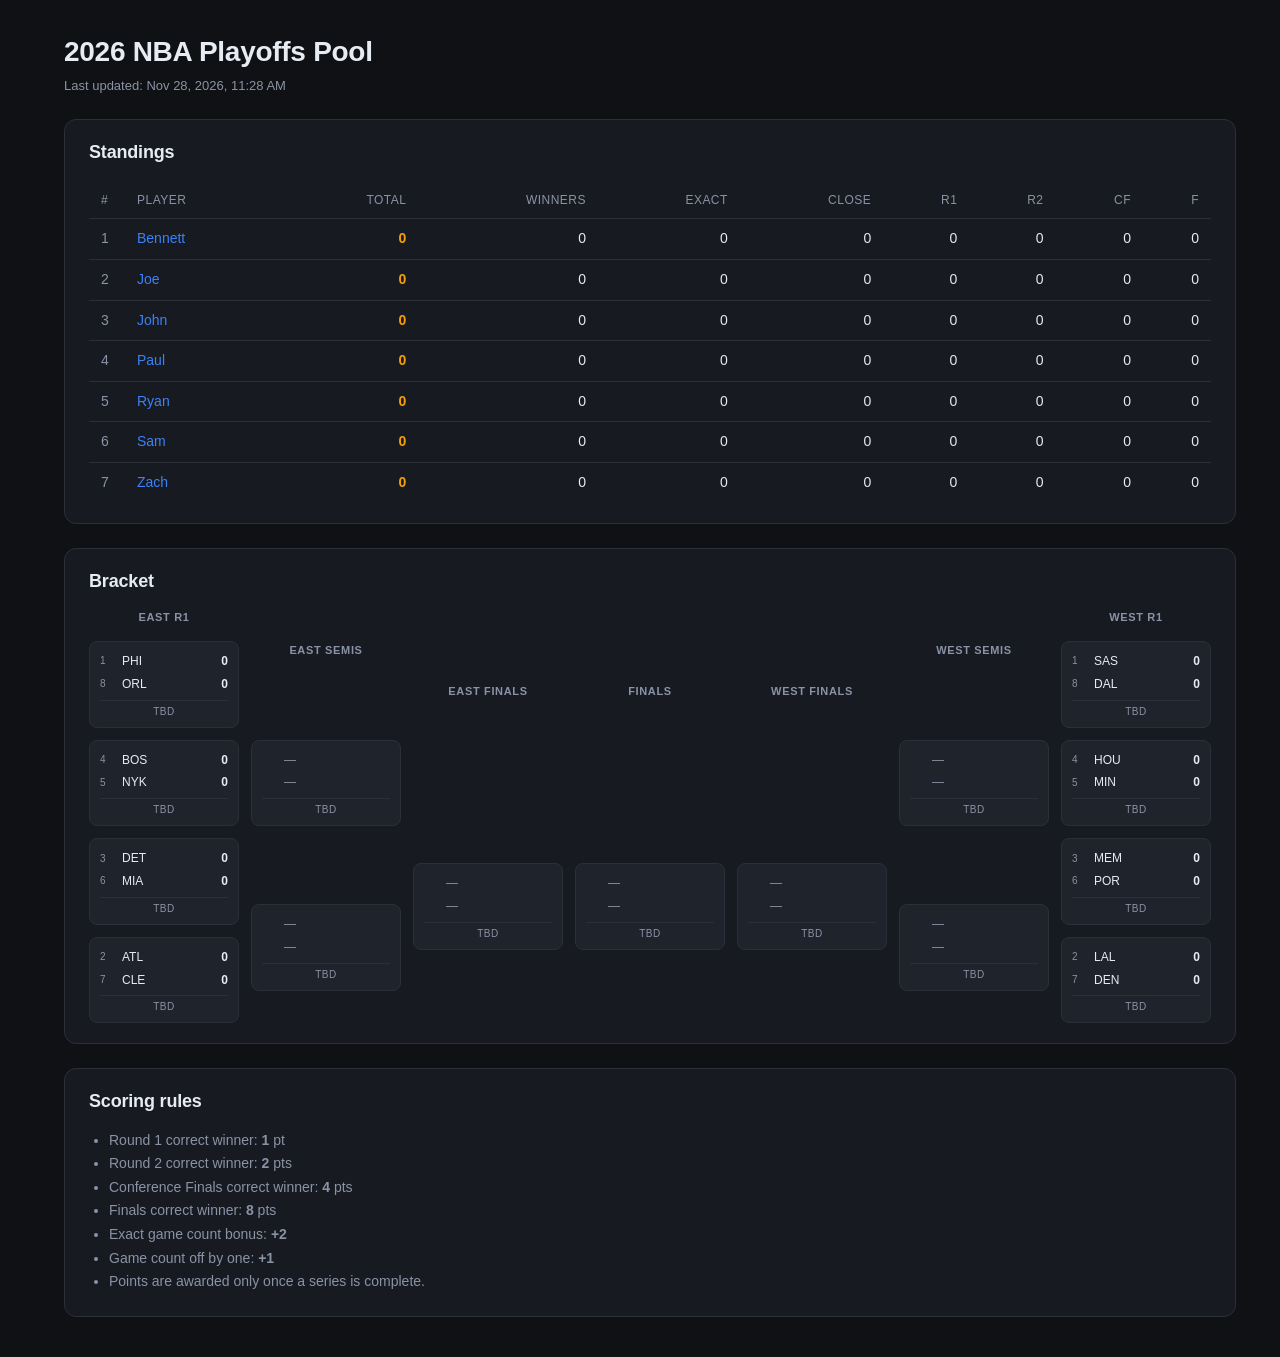
<file: index.html>
<!DOCTYPE html>
<html lang="en">
<head>
  <meta charset="UTF-8" />
  <meta name="viewport" content="width=device-width, initial-scale=1.0" />
  <title>2026 NBA Playoffs Pool</title>
  <link rel="stylesheet" href="assets/style.css" />
</head>
<body>
  <header class="site-header">
    <h1>2026 NBA Playoffs Pool</h1>
    <p class="updated" id="updated">Loading…</p>
  </header>

  <main>
    <section class="card">
      <h2>Standings</h2>
      <table class="standings" id="standings-table">
        <thead>
          <tr>
            <th>#</th>
            <th>Player</th>
            <th>Total</th>
            <th title="Correct series winners">Winners</th>
            <th title="Exact game-count predictions">Exact</th>
            <th title="Game count off by one">Close</th>
            <th>R1</th>
            <th>R2</th>
            <th>CF</th>
            <th>F</th>
          </tr>
        </thead>
        <tbody></tbody>
      </table>
    </section>

    <section class="card">
      <h2>Bracket</h2>
      <div class="bracket" id="bracket"></div>
    </section>

    <section class="card">
      <h2>Scoring rules</h2>
      <ul class="rules" id="rules"></ul>
    </section>
  </main>

  <script src="assets/app.js"></script>
</body>
</html>
</file>
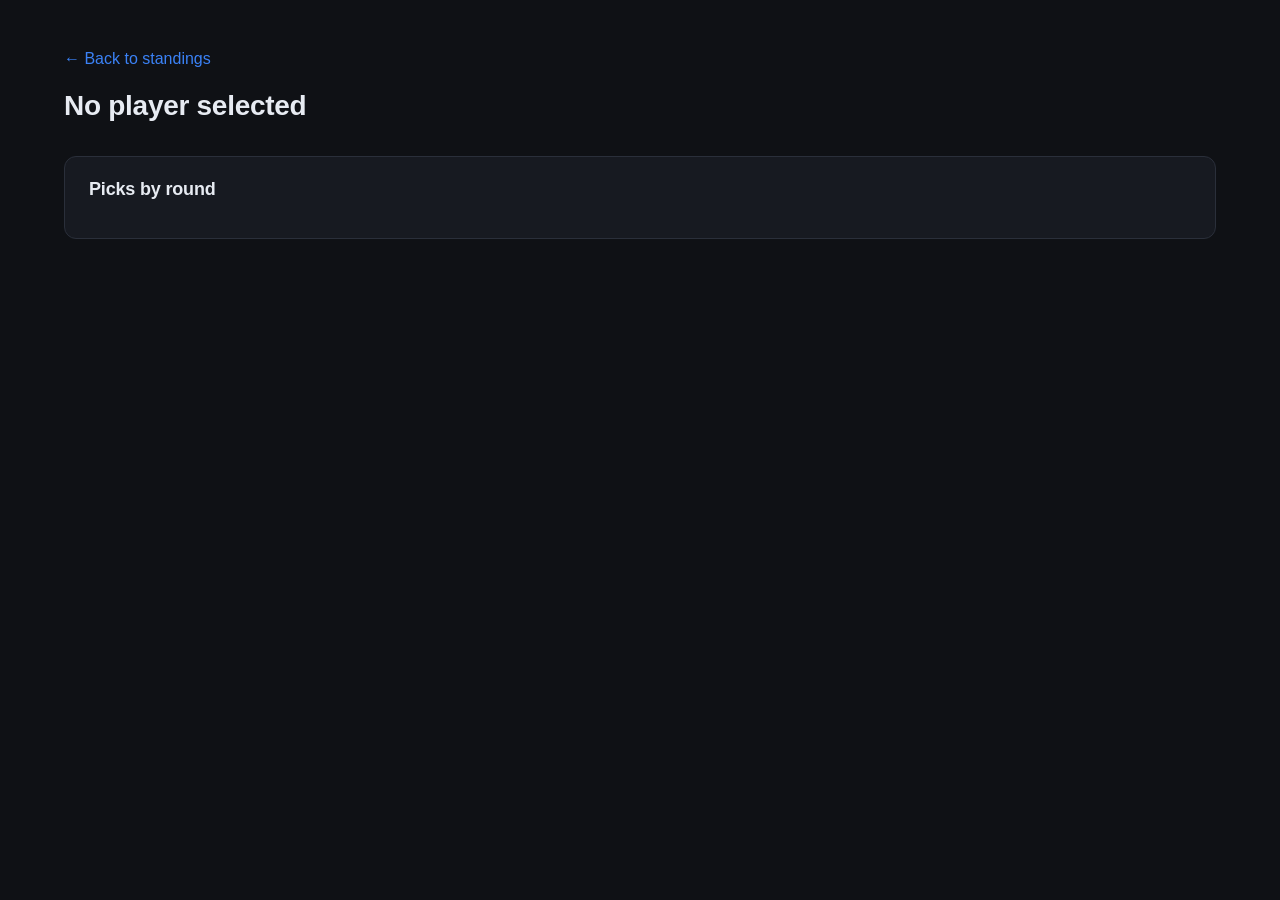
<file: player.html>
<!DOCTYPE html>
<html lang="en">
<head>
  <meta charset="UTF-8" />
  <meta name="viewport" content="width=device-width, initial-scale=1.0" />
  <title>Player Picks — 2026 NBA Playoffs Pool</title>
  <link rel="stylesheet" href="assets/style.css" />
</head>
<body>
  <header class="site-header">
    <p><a href="index.html">&larr; Back to standings</a></p>
    <h1 id="player-name">Loading…</h1>
    <p class="updated" id="player-summary"></p>
  </header>

  <main>
    <section class="card">
      <h2>Picks by round</h2>
      <div id="picks-by-round"></div>
    </section>
  </main>

  <script src="assets/player.js"></script>
</body>
</html>
</file>
<file: assets/style.css>
:root {
  --bg: #0f1115;
  --panel: #171a21;
  --panel-2: #1f232c;
  --border: #2a2f3a;
  --text: #e7ebf2;
  --muted: #8a93a5;
  --accent: #f59e0b;
  --accent-2: #3b82f6;
  --good: #22c55e;
  --bad: #ef4444;
  --pending: #6b7280;
}

* { box-sizing: border-box; }

html, body {
  margin: 0;
  padding: 0;
  background: var(--bg);
  color: var(--text);
  font-family: -apple-system, BlinkMacSystemFont, "Segoe UI", Roboto, Helvetica, Arial, sans-serif;
  line-height: 1.4;
}

a { color: var(--accent-2); text-decoration: none; }
a:hover { text-decoration: underline; }

.site-header {
  padding: 32px 24px 16px;
  max-width: 1200px;
  margin: 0 auto;
}
.site-header h1 {
  margin: 0;
  font-size: 28px;
  letter-spacing: -0.01em;
}
.site-header .updated {
  color: var(--muted);
  margin: 6px 0 0;
  font-size: 13px;
}

main {
  max-width: 1200px;
  margin: 0 auto;
  padding: 8px 24px 40px;
  display: grid;
  gap: 24px;
}

.card {
  background: var(--panel);
  border: 1px solid var(--border);
  border-radius: 12px;
  padding: 20px 24px;
}

.card h2 {
  margin: 0 0 16px;
  font-size: 18px;
  letter-spacing: -0.01em;
}

/* Standings table */
table.standings {
  width: 100%;
  border-collapse: collapse;
  font-size: 14px;
}
table.standings th,
table.standings td {
  text-align: right;
  padding: 10px 12px;
  border-bottom: 1px solid var(--border);
  white-space: nowrap;
}
table.standings th:nth-child(1),
table.standings td:nth-child(1),
table.standings th:nth-child(2),
table.standings td:nth-child(2) {
  text-align: left;
}
table.standings th {
  color: var(--muted);
  font-weight: 500;
  font-size: 12px;
  text-transform: uppercase;
  letter-spacing: 0.04em;
}
table.standings tr:last-child td { border-bottom: none; }
table.standings tbody tr:hover { background: var(--panel-2); cursor: pointer; }
table.standings td.total { font-weight: 700; color: var(--accent); }
table.standings td.rank {
  width: 36px;
  color: var(--muted);
}

/* Bracket */
.bracket {
  display: grid;
  grid-template-columns: repeat(7, 1fr);
  gap: 12px;
  overflow-x: auto;
}
.bracket-column {
  display: flex;
  flex-direction: column;
  gap: 12px;
  justify-content: space-around;
  min-width: 150px;
}
.bracket-column h3 {
  font-size: 11px;
  color: var(--muted);
  text-transform: uppercase;
  letter-spacing: 0.06em;
  margin: 0 0 4px;
  text-align: center;
}
.series-box {
  background: var(--panel-2);
  border: 1px solid var(--border);
  border-radius: 8px;
  padding: 8px 10px;
  font-size: 12px;
}
.series-team {
  display: flex;
  justify-content: space-between;
  align-items: center;
  padding: 3px 0;
}
.series-team .seed {
  color: var(--muted);
  font-size: 10px;
  width: 16px;
  display: inline-block;
}
.series-team .team-name {
  flex: 1;
  padding: 0 6px;
}
.series-team .wins {
  font-weight: 600;
  min-width: 14px;
  text-align: right;
}
.series-team.winner { color: var(--good); font-weight: 600; }
.series-team.eliminated { color: var(--muted); text-decoration: line-through; }
.series-status {
  margin-top: 4px;
  padding-top: 4px;
  border-top: 1px solid var(--border);
  font-size: 10px;
  color: var(--muted);
  text-transform: uppercase;
  letter-spacing: 0.05em;
  text-align: center;
}
.series-status.complete { color: var(--good); }
.series-status.in_progress { color: var(--accent); }

/* Rules */
.rules { margin: 0; padding-left: 20px; color: var(--muted); font-size: 14px; }
.rules li { margin: 4px 0; }

/* Player detail */
.round-block {
  margin-bottom: 20px;
}
.round-block h3 {
  font-size: 14px;
  color: var(--muted);
  text-transform: uppercase;
  letter-spacing: 0.06em;
  margin: 0 0 8px;
}
.picks-grid {
  display: grid;
  grid-template-columns: repeat(auto-fill, minmax(260px, 1fr));
  gap: 10px;
}
.pick-card {
  background: var(--panel-2);
  border: 1px solid var(--border);
  border-radius: 8px;
  padding: 10px 12px;
  font-size: 13px;
}
.pick-matchup {
  color: var(--muted);
  font-size: 11px;
  text-transform: uppercase;
  letter-spacing: 0.05em;
  margin-bottom: 4px;
}
.pick-line {
  display: flex;
  justify-content: space-between;
  align-items: baseline;
  gap: 8px;
}
.pick-prediction { font-weight: 600; }
.pick-points {
  font-variant-numeric: tabular-nums;
  font-size: 12px;
}
.pick-points.earned { color: var(--good); }
.pick-points.lost { color: var(--bad); }
.pick-points.pending { color: var(--pending); }
.pick-actual {
  color: var(--muted);
  font-size: 11px;
  margin-top: 3px;
}

/* Responsive */
@media (max-width: 900px) {
  .bracket { grid-template-columns: 1fr; }
  .bracket-column { min-width: 0; }
}
</file>
